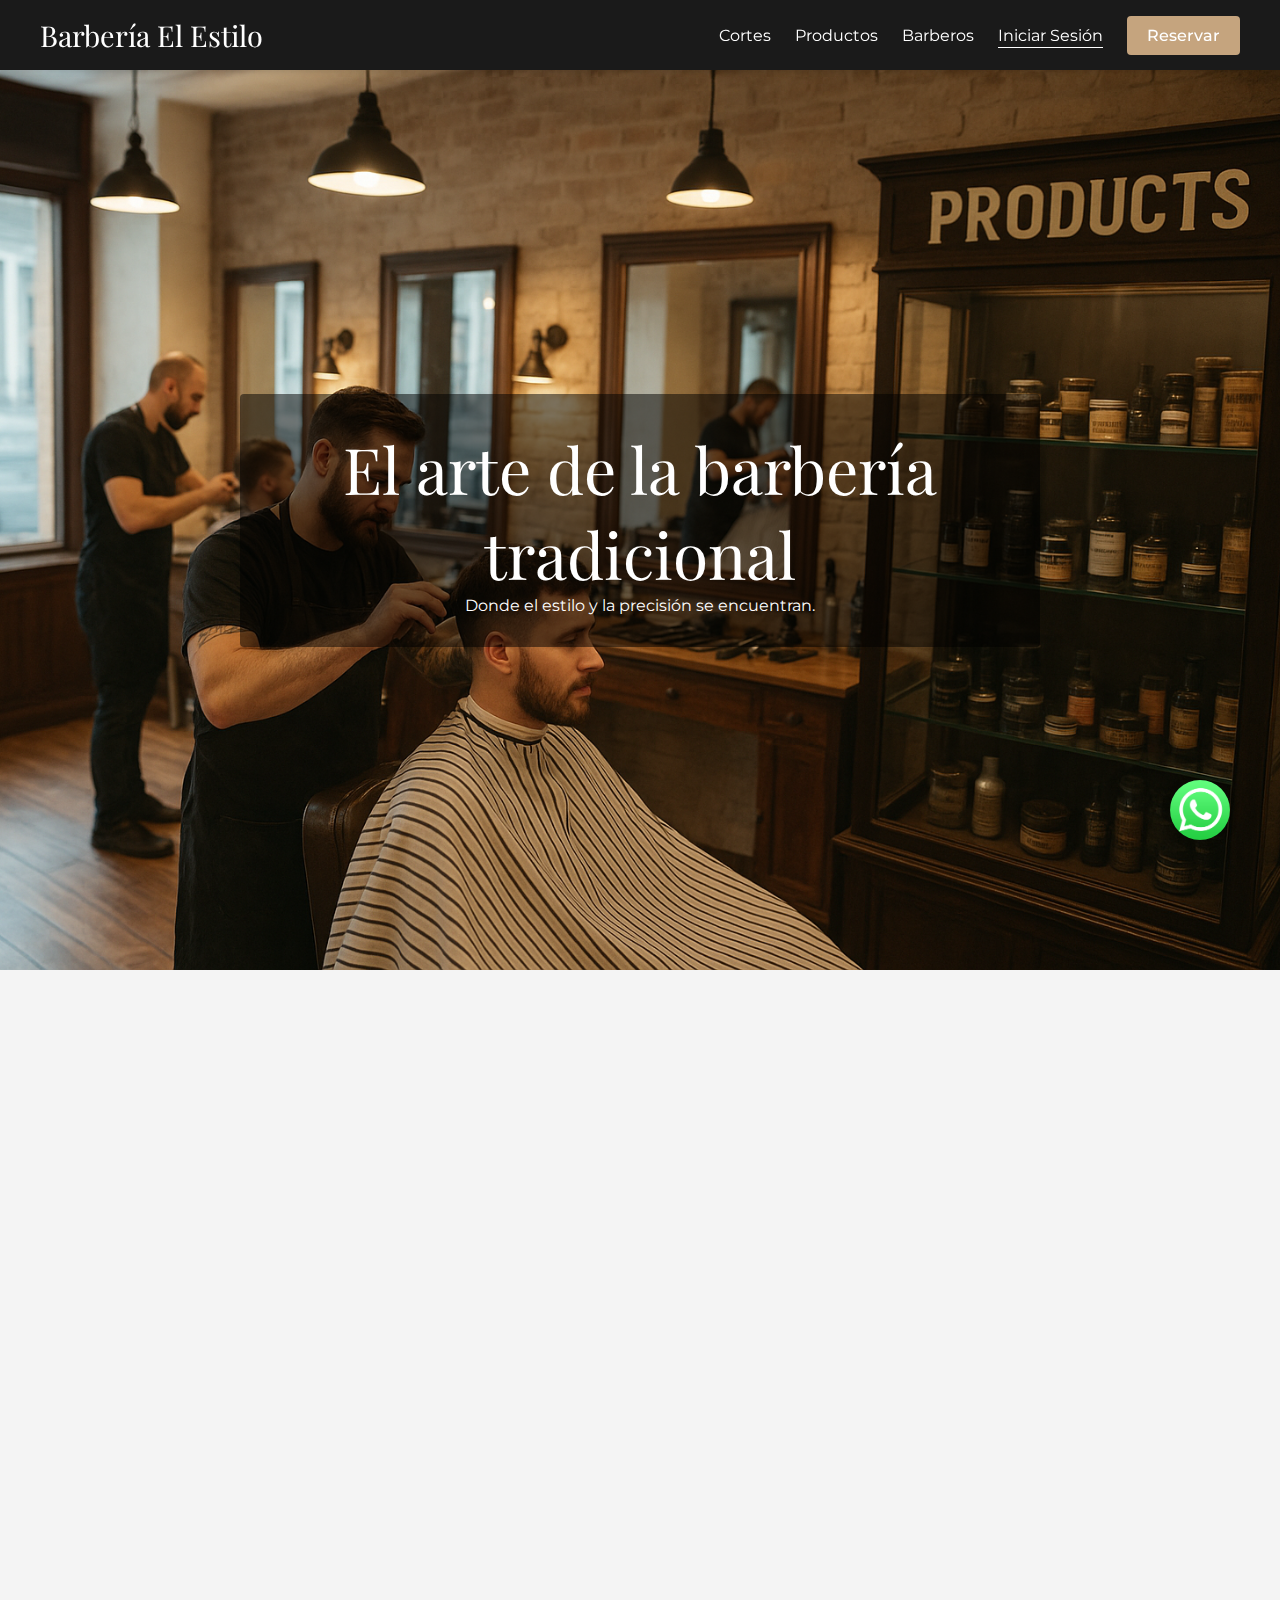
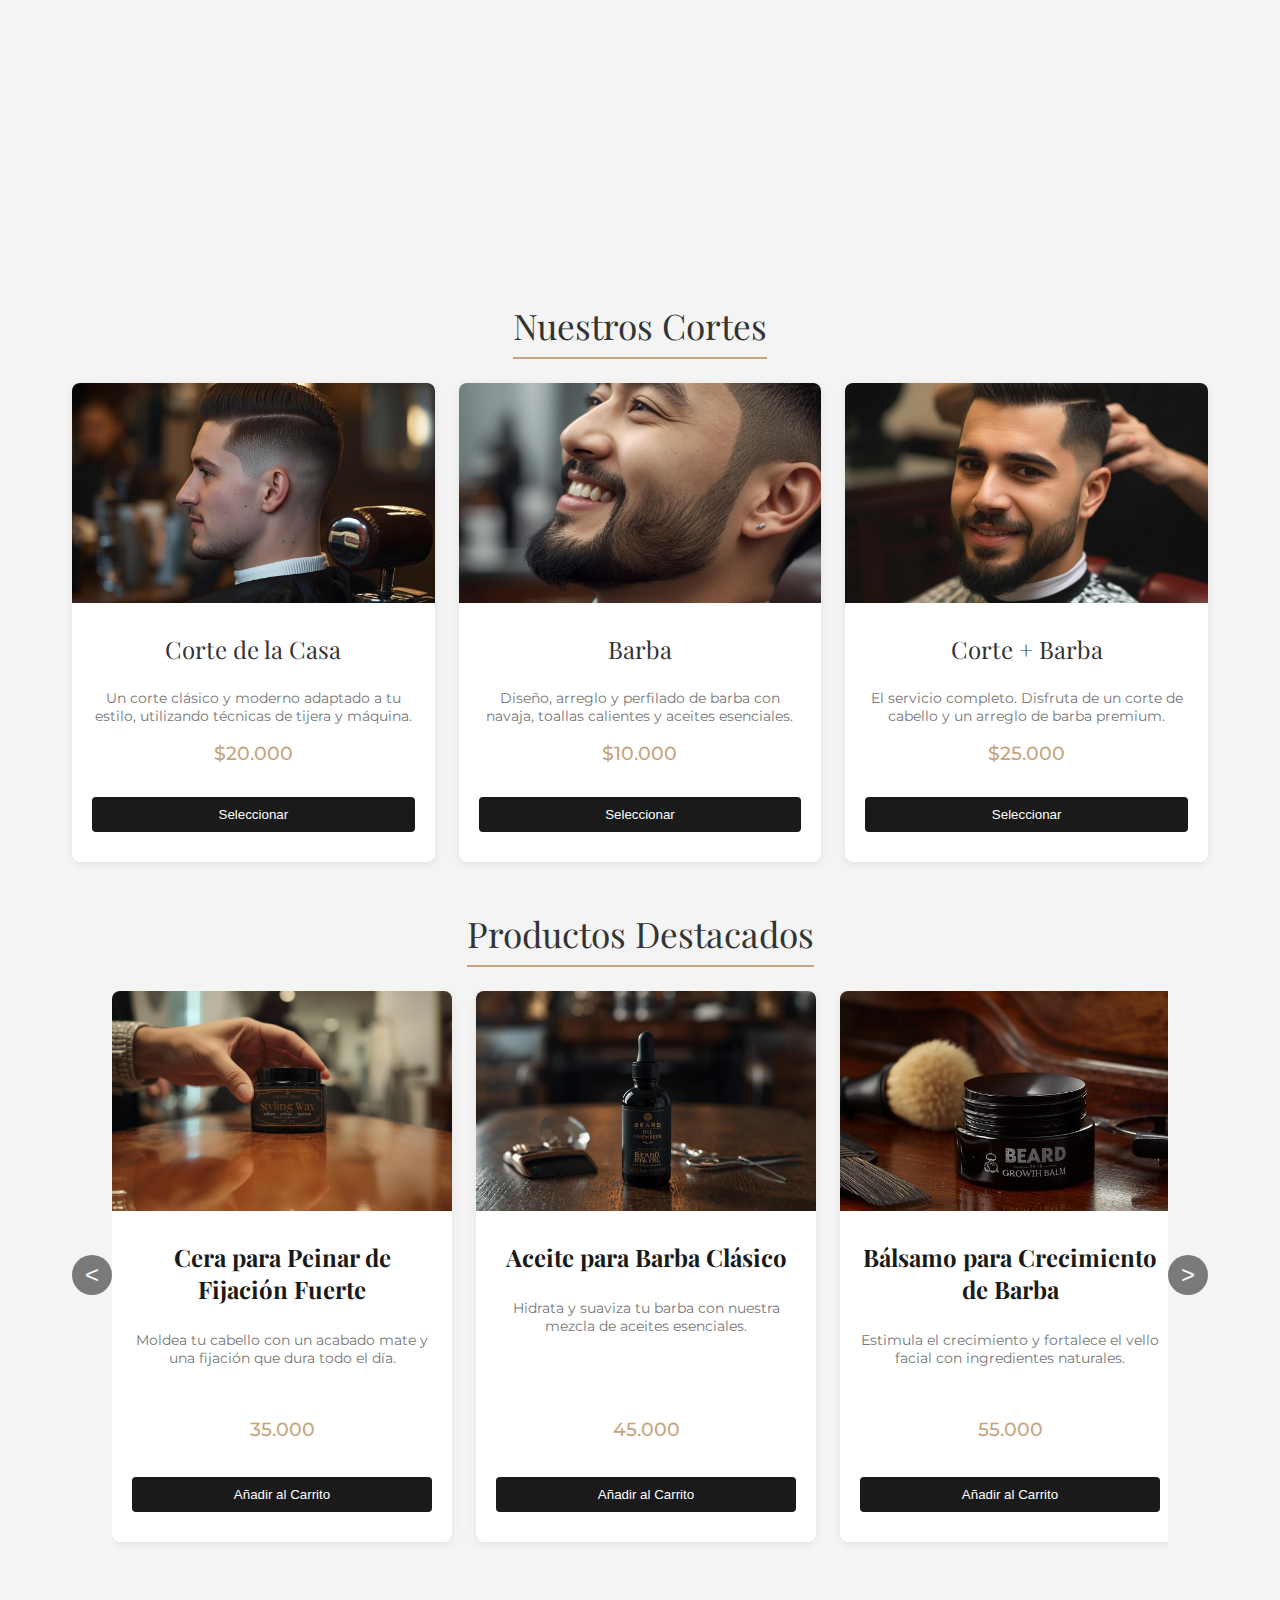
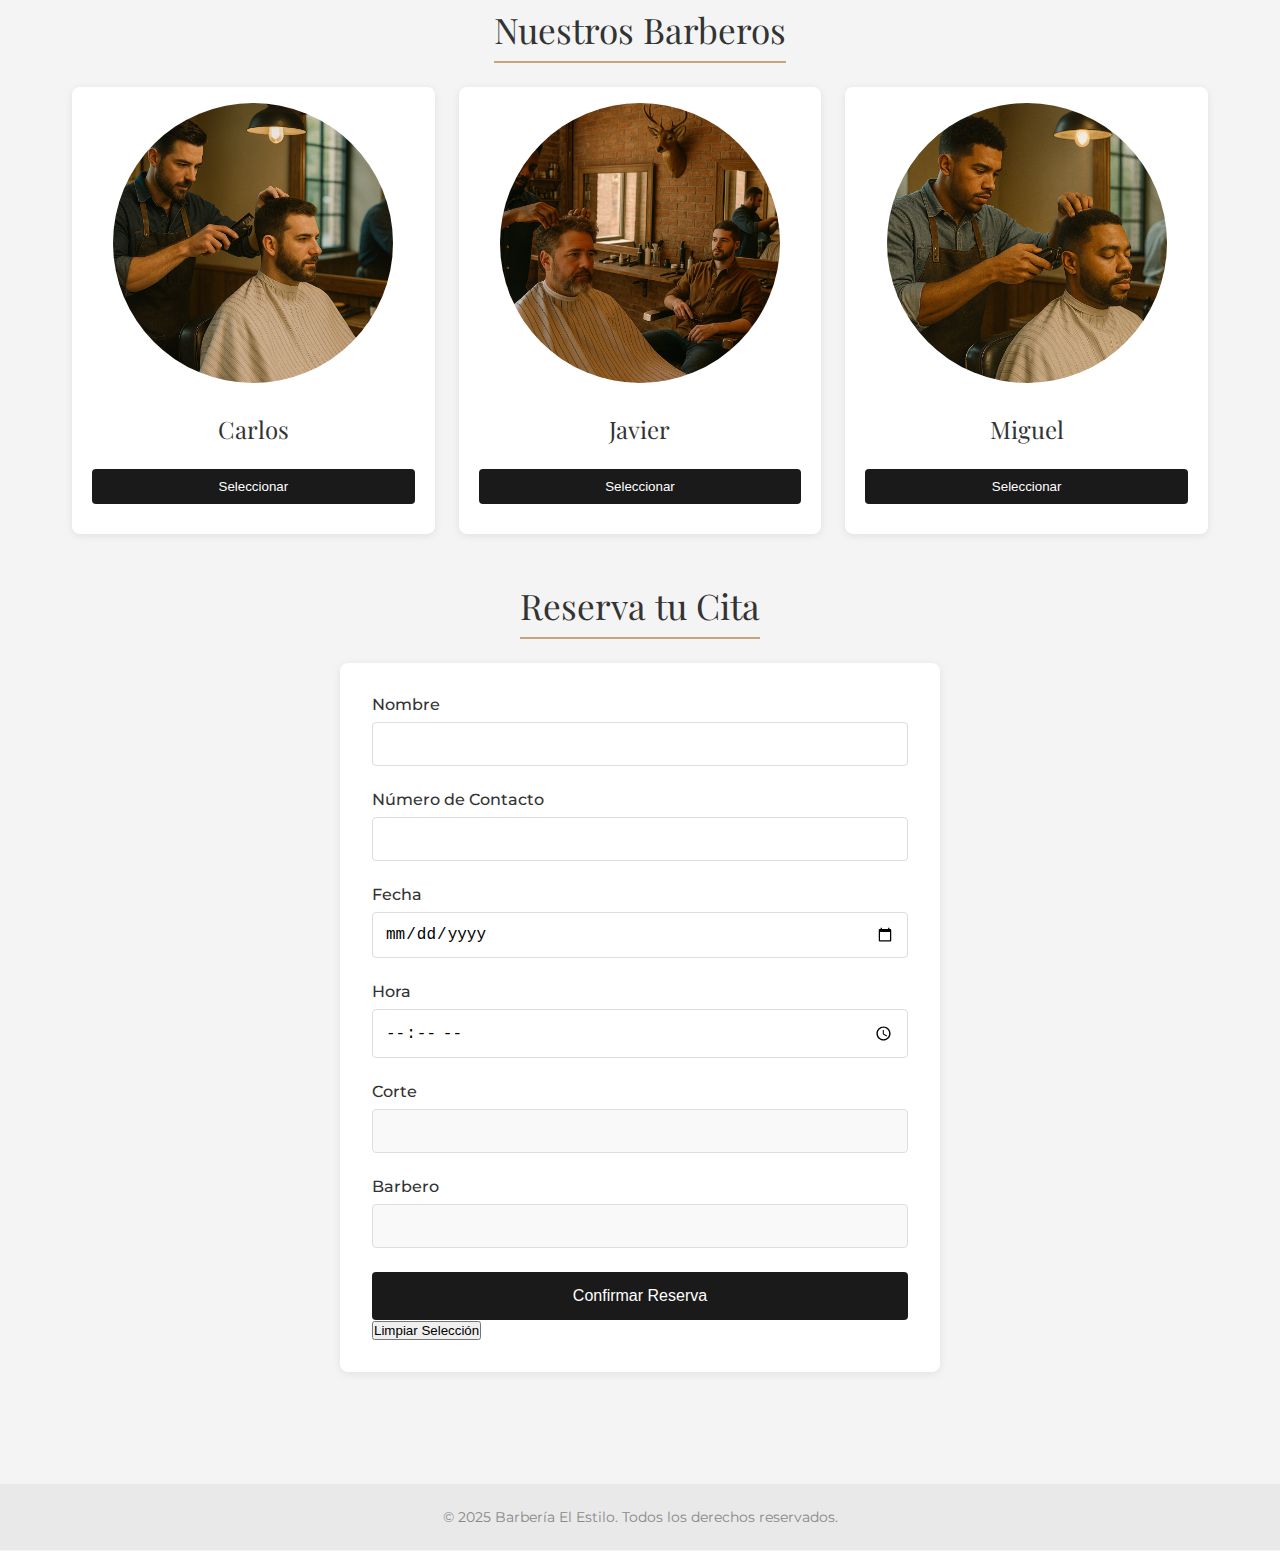
<file: index.html>
<!DOCTYPE html>
<html lang="es">
<head>
    <meta charset="UTF-8">
    <meta name="viewport" content="width=device-width, initial-scale=1.0">
    <title>Barbería El Estilo</title>

    <!-- Fuentes de Google: títulos (Playfair Display) y cuerpo (Montserrat) -->
    <link rel="preconnect" href="https://fonts.googleapis.com">
    <link rel="preconnect" href="https://fonts.gstatic.com" crossorigin>
    <link href="https://fonts.googleapis.com/css2?family=Playfair+Display:wght@700&family=Montserrat:wght@400;500&display=swap" rel="stylesheet">

    <!-- Hojas de estilo globales y por sección/componente -->
    <link rel="stylesheet" href="css/base.css"><!-- Variables, reset y layout global -->
    <link rel="stylesheet" href="css/header.css"><!-- Header sticky y navegación -->
    <link rel="stylesheet" href="css/banner.css"><!-- Banner a pantalla completa -->
    <link rel="stylesheet" href="css/cards.css"><!-- Tarjetas de servicios y barberos -->
    <link rel="stylesheet" href="css/carousel.css"><!-- Carrusel de productos -->
    <link rel="stylesheet" href="css/forms.css"><!-- Formulario de reservas -->
    <link rel="stylesheet" href="css/animations.css"><!-- Clases de animación utilitarias -->
</head>
<body>

    <!-- Contenedor donde se inyecta dinámicamente el header (components/header.html) -->
    <header id="header-container"></header>

    <!-- Contenedor donde se inyecta el banner (components/sections/banner.html) -->
    <div id="banner-section-container"></div>

    <!--
      main-container controla la animación de revelado del contenido principal (ver js/animations.js).
      Dentro de #main-content se insertan las secciones dinámicamente.
    -->
    <div class="main-container">
        <main id="main-content">
            <!-- Sección de cortes/servicios -->
            <div id="cortes-section-container"></div>
            <!-- Sección de productos (contiene carrusel y lista de <product-card>) -->
            <div id="productos-section-container"></div>
            <!-- Sección de barberos -->
            <div id="barberos-section-container"></div>
            <!-- Sección de reservas (formulario) -->
            <div id="reservas-section-container"></div>
        </main>
    </div>

    <!-- Contenedor donde se inyecta dinámicamente el footer (components/footer.html) -->
    <footer id="footer-container"></footer>

    <!-- Script principal en modo módulo: inicializa página según el DOM presente -->
    <script src="js/main.js" type="module"></script>

    <!-- Enlace flotante a WhatsApp -->
    <a href="https://wa.me/1234567890" class="whatsapp-float" target="_blank">
        <img src="images/whatsapp/WhatsApp.png" alt="WhatsApp">
    </a>
</body>
</html>
</file>
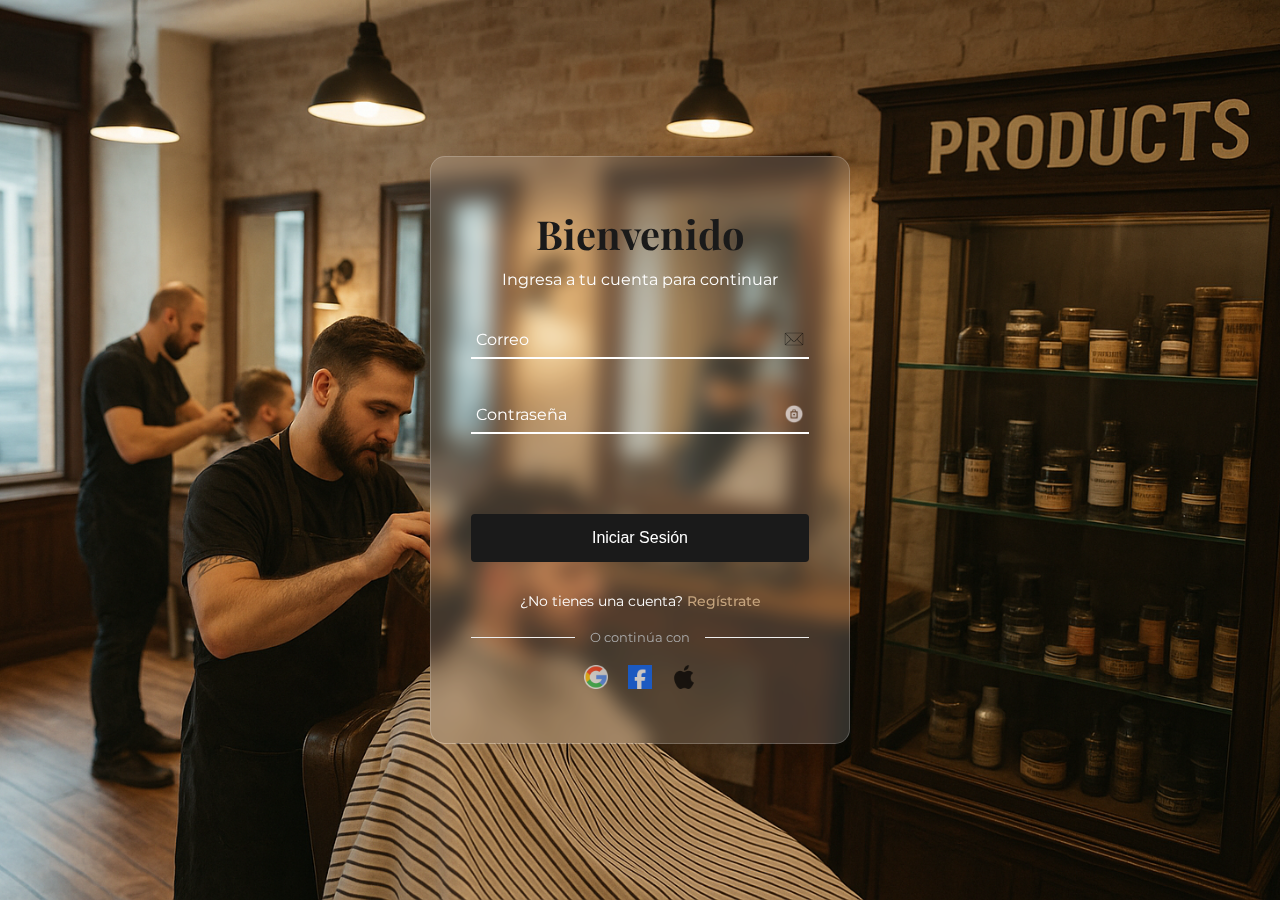
<file: login.html>
<!DOCTYPE html>
<html lang="es">
<head>
    <meta charset="UTF-8">
    <meta name="viewport" content="width=device-width, initial-scale=1.0">
    <title>Login - Barbería El Estilo</title>

    <!-- Fuentes de Google para títulos y cuerpo -->
    <link rel="preconnect" href="https://fonts.googleapis.com">
    <link rel="preconnect" href="https://fonts.gstatic.com" crossorigin>
    <link href="https://fonts.googleapis.com/css2?family=Playfair+Display:wght@700&family=Montserrat:wght@400;500&display=swap" rel="stylesheet">

    <!-- Estilos globales y específicos de la página de login -->
    <link rel="stylesheet" href="css/base.css">
    <link rel="stylesheet" href="css/login.css">
</head>
<body>
    <!-- Contenedor general que centra el contenido -->
    <div class="login-container">
        <div class="login-box">
            <h1>Bienvenido</h1>
            <p>Ingresa a tu cuenta para continuar</p>

            <!-- Formulario de inicio de sesión: manejado por js/loginForm.js -->
            <form id="login-form">
                <!-- Campo de correo con label flotante e icono -->
                <div class="input-group">
                    <input type="email" id="email" name="email" placeholder=" " required>
                    <label for="email">Correo</label>
                    <img src="images/icono_login/Correo.png" class="input-icon" alt="Icono correo">
                </div>
                <!-- Campo de contraseña con label flotante e icono -->
                <div class="input-group">
                    <input type="password" id="password" name="password" placeholder=" " required>
                    <label for="password">Contraseña</label>
                    <img src="images/icono_login/Contraseña2.png" class="input-icon" alt="Icono contraseña">
                </div>
                <!-- Mensaje de error mostrado por JS cuando las credenciales no coinciden -->
                <p id="error-message" class="error-message"></p>
                <button type="submit" class="btn-primary">Iniciar Sesión</button>
            </form>

            <!-- Pie del formulario con enlaces y redes sociales -->
            <div class="login-footer">
                <p>¿No tienes una cuenta? <a href="#">Regístrate</a></p>
                <div class="social-divider">
                    <span>O continúa con</span>
                </div>
                <div class="social-icons">
                    <a href="#" class="social-icon"><img src="images/icono_login/Google.png" alt="Google"></a>
                    <a href="#" class="social-icon"><img src="images/icono_login/Facebook.png" alt="Facebook"></a>
                    <a href="#" class="social-icon"><img src="images/icono_login/Apple.png" alt="Apple"></a>
                </div>
            </div>
        </div>
    </div>

    <!-- Script principal en modo módulo. Detecta #login-form y activa la lógica de login. -->
    <script src="js/main.js" type="module"></script>
</body>
</html>
</file>
<file: css/header.css>
/*
  Archivo: header.css
  Propósito: Estilos del encabezado principal (sticky) y su contenido (logo + navegación).
*/

/* Contenedor del header pegado al top con sombra sutil y alto z-index. */
#header-container {
    background-color: var(--primary-color);
    color: var(--white-color);
    padding: 1rem 2rem;
    box-shadow: 0 2px 5px rgba(0,0,0,0.1);
    position: sticky; /* Permanece visible al hacer scroll */
    top: 0;
    z-index: 1000; /* Asegura que quede por encima del contenido/banners */
}

/* Estado opcional para asegurar visibilidad (si se usaran transiciones) */
#header-container.header-visible {
    transform: translateY(0);
}

/* Distribución interna: logo a la izquierda y navegación a la derecha. */
.header-content {
    display: flex;
    justify-content: space-between;
    align-items: center;
    max-width: 1200px;
    margin: 0 auto;
}

/* Título/Logo con transición de opacidad (usado cuando el banner reacomoda el título). */
.logo {
    font: 1.8rem var(--font-heading);
    transition: opacity 0.3s ease;
}

/* Cuando el título se encoge/oculta (coordinación con el banner). */
#header-container.title-shrunk .logo {
    opacity: 0;
}

/* Estilos base de los enlaces de navegación. */
#header-container nav a {
    color: var(--white-color);
    text-decoration: none;
    margin-left: 20px;
    transition: color 0.3s ease;
}

/* Estado hover con color de acento. */
#header-container nav a:hover {
    color: var(--secondary-color);
}

/* Resaltado especial para el enlace de login. */
#header-container nav #login-link {
    border-bottom: 1px solid var(--white-color);
    padding-bottom: 2px;
}
</file>
<file: css/banner.css>
/*
  Archivo: banner.css
  Propósito: Estilos del banner principal a pantalla completa y su contenido.
*/

/* Asegura que el banner quede por encima del contenido inicial al cargar (coordinado con main). */
#banner-section-container { z-index: 2; }

/*
  Banner a altura completa de la ventana. Centra su contenido y permite imagen de fondo.
*/
.banner {
    height: 100vh;                 /* Ocupa alto total de la ventana */
    position: relative;
    background-size: cover;
    background-position: center;
    display: flex;
    align-items: center;
    justify-content: center;
    text-align: center;
    color: var(--white-color);
}

/* Capa oscura encima del fondo para mejorar legibilidad del texto. */
.banner-content {
    background-color: rgba(0, 0, 0, 0.5);
    padding: 2rem 3rem;
    border-radius: 4px;
    max-width: 800px;
}

/*
  Título principal del banner con transición para poder encogerlo al hacer scroll.
*/
.banner h2 {
    font: 4rem var(--font-heading);
    transition: all 0.4s ease-out;
}

/*
  Estado "encogido": el título pasa a fijo y pequeño cuando se activa (coordinado desde JS/CSS).
*/
.banner h2.shrunk {
    font-size: 1.8rem;
    position: fixed;
    top: 1rem;
    left: 2rem;
    transform: none;
    z-index: 1001; /* Encima del header si es necesario */
}

/* Imagen de fondo del banner colocada detrás del contenido. */
.banner-image {
    width: 100%;
    height: 100%;
    object-fit: cover;
    position: absolute;
    top: 0;
    left: 0;
    z-index: -1;
}
</file>
<file: css/cards.css>
/*
  Archivo: cards.css
  Propósito: Estilos de tarjetas reutilizables (servicios, barberos) y contenedores.
*/

/*
  Contenedor de tarjetas con grid fluido
  - auto-fit + minmax permite que el número de columnas se adapte al ancho disponible.
*/
.card-container {
    display: grid;
    grid-template-columns: repeat(auto-fit, minmax(340px, 1fr));
    gap: 1.5rem;
}

/* Tarjetas base para servicios y barberos con efecto hover sutil. */
.service-card, .barber-card {
    background-color: var(--white-color);
    border-radius: 8px;
    box-shadow: 0 2px 8px rgba(0,0,0,0.08);
    overflow: hidden;
    /*
      Transiciones de transform y sombra:
      - transform: translateY(-5px) en :hover mueve la tarjeta ligeramente hacia arriba.
      - box-shadow más grande en :hover da la ilusión de que la tarjeta "se eleva".
      - La combinación produce una animación fluida al pasar el cursor.
    */
    transition: transform 0.3s ease, box-shadow 0.3s ease;
    display: flex;
    flex-direction: column;
}

/*
  Host de <product-card> cuando se integra en sliders: fijamos ancho y evitamos que se encoja.
*/
product-card {
    flex-shrink: 0;
    width: 340px;
}

/* Efecto hover compartido para dar sensación de elevación. */
.service-card:hover, .barber-card:hover {
    transform: translateY(-5px);
    box-shadow: 0 6px 15px rgba(0,0,0,0.1);
}

/* Contenido interno con separación vertical consistente. */
.card-content {
    padding: 30px 20px;
    display: flex;
    flex-direction: column;
    flex-grow: 1;
    text-align: center;
    gap: 1rem;
}

/* Descripción de servicios con color atenuado y crecimiento para empujar el botón al fondo. */
.service-card .description {
    flex-grow: 1;
    font-size: 0.9rem;
    color: #777;
}

/* Imágenes de tarjetas: total ancho y altura fija para uniformidad. */
.service-card img, .barber-card img {
    width: 100%;
    height: 220px;
    object-fit: cover;
}

/* Estilo especial para la foto del barbero en formato circular y centrado. */
.barber-card img {
    height: 280px;
    border-radius: 50%;
    width: 280px;
    margin: 1rem auto 0;
    object-position: top;
}

/* Títulos de tarjeta con tipografía de encabezado. */
.service-card h3, .barber-card h3 {
    font: 1.5rem var(--font-heading);
    margin: 0 0 0.5rem 0;
}

/* Precio con color de acento (solo en servicios). */
.service-card .price {
    font-size: 1.2rem;
    font-weight: 500;
    color: var(--secondary-color);
    margin-bottom: 1rem;
}

/* Botones de acción: selección de servicio y barbero. */
.btn-select, .btn-select-barber {
    width: 100%;
    margin-top: auto;
    padding: 10px;
    background-color: var(--primary-color);
    color: var(--white-color);
    border: none;
    border-radius: 4px;
    cursor: pointer;
    transition: background-color 0.3s ease;
}

/* Estado hover de botones principales. */
.btn-select:hover, .btn-select-barber:hover { background-color: #333; }

/* Botón secundario reutilizable (enlaces con estilo de botón). */
.btn-secondary {
    background-color: var(--secondary-color);
    color: var(--white-color);
    padding: 10px 20px;
    border-radius: 4px;
    text-decoration: none;
    font-weight: 500;
}
</file>
<file: css/carousel.css>
/*
  Archivo: carousel.css
  Propósito: Estilos para el carrusel de productos (scroll horizontal + flechas).
*/

/* Contenedor del carrusel: posiciona flechas a los laterales y centra verticalmente. */
#productos .carousel-container {
    position: relative;
    display: flex;
    align-items: center;
    padding: 0 40px;
}

/*
  Contenedor de tarjetas desplazable horizontalmente.
  - scroll-behavior: smooth habilita desplazamiento suave (también controlado por JS).
  - Se oculta la barra de scroll para una UI más limpia.
*/
#productos .carousel-container .card-container {
    display: flex;
    overflow-x: scroll;
    scroll-behavior: smooth;
    scrollbar-width: none;        /* Firefox */
    -ms-overflow-style: none;     /* IE/Edge antiguo */
    gap: 1.5rem;
    padding-bottom: 1rem;
}

/* Oculta scrollbar en navegadores WebKit (Chrome/Safari/Edge moderno). */
#productos .carousel-container .card-container::-webkit-scrollbar { display: none; }

/* Flechas de navegación del carrusel. */
#productos .carousel-arrow {
    background-color: rgba(0, 0, 0, 0.5);
    color: var(--white-color);
    border: none;
    padding: 10px 15px;
    cursor: pointer;
    position: absolute;
    top: 50%;
    transform: translateY(-50%);
    z-index: 10;
    font-size: 1.5rem;
    border-radius: 50%;
    width: 40px;
    height: 40px;
    display: flex;
    align-items: center;
    justify-content: center;
    transition: background-color 0.3s ease;
}

/* Hover para dar feedback al usuario. */
#productos .carousel-arrow:hover { background-color: rgba(0, 0, 0, 0.8); }
/* Posicionamiento de cada flecha. */
#productos .left-arrow { left: 0; }
#productos .right-arrow { right: 0; }
</file>
<file: css/forms.css>
/*
  Archivo: forms.css
  Propósito: Estilos del formulario de reservas y sus controles.
*/

/* Tarjeta del formulario centrada y con sombra suave. */
.reservation-form {
    background-color: var(--white-color);
    padding: 2rem;
    border-radius: 8px;
    box-shadow: 0 2px 8px rgba(0,0,0,0.08);
    max-width: 600px;
    margin: 0 auto;
}

/* Espaciado vertical entre grupos de controles. */
.form-group { margin-bottom: 1.5rem; }

/* Etiquetas de los inputs. */
.form-group label {
    display: block;
    margin-bottom: 0.5rem;
    font-weight: 500;
}

/* Campos de texto base. */
.form-group input {
    width: 100%;
    padding: 12px;
    border: 1px solid #ddd;
    border-radius: 4px;
    font-size: 1rem;
}

/* Estado de enfoque con borde de color secundario. */
.form-group input:focus {
    outline: none;
    border-color: var(--secondary-color);
}

/* Campos de solo lectura con fondo atenuado y cursor desactivado. */
.form-group input[readonly] {
    background-color: #f9f9f9;
    cursor: not-allowed;
}

/* Botón principal de envío del formulario. */
.reservation-form .btn-primary {
    width: 100%;
    padding: 15px;
    background-color: var(--primary-color);
    color: var(--white-color);
    border: none;
    border-radius: 4px;
    font-size: 1rem;
    font-weight: 500;
    cursor: pointer;
    transition: background-color 0.3s ease;
}

/* Estado hover del botón de envío. */
.reservation-form .btn-primary:hover { background-color: #333; }
</file>
<file: css/animations.css>
/*
  Archivo: animations.css
  Propósito: Keyframes y clases utilitarias de animación reutilizables en el sitio.
  Relación con JS: js/animations.js añade o quita .fade-in y .fade-out según el flujo.
*/

/*
  Animación de entrada: el contenido aparece desplazado ligeramente hacia abajo y
  gana opacidad hasta estar completamente visible.
*/
@keyframes fadeIn {
    from { opacity: 0; transform: translateY(20px); }
    to { opacity: 1; transform: translateY(0); }
}

/*
  Animación de salida: atenúa la opacidad hasta ocultar el elemento.
*/
@keyframes fadeOut {
    from { opacity: 1; }
    to { opacity: 0; }
}

/*
  Clase utilitaria para aplicar la animación de entrada al contenido principal
  cuando carga la página o una sección específica.
*/
.fade-in {
    animation: fadeIn 0.8s ease-out forwards;
}

/*
  Clase utilitaria para aplicar la animación de salida antes de navegar a otra página
  o al ocultar secciones.
*/
.fade-out {
    animation: fadeOut 0.5s ease-out forwards;
}
</file>
<file: css/login.css>
/*
  Archivo: login.css
  Propósito: Estilos de la página de login con layout centrado, animaciones y UI de inputs.
*/

/* Fondo a pantalla completa y centrado del contenido. */
body {
    display: flex;
    justify-content: center;
    align-items: center;
    min-height: 100vh;
    background-image: url(../images/banner/Banner.png);
    background-size: cover;
    background-position: center;
}

/* Contenedor que envuelve la caja de login y provee padding lateral. */
.login-container {
    width: 100%;
    padding: 20px;
    
}

/* Caja de login con efecto de vidrio (glassmorphism) y animación de entrada. */
.login-box {
    max-width: 420px;
    margin: 0 auto;
    background-color: rgba(255, 255, 255, 0.15);
    backdrop-filter: blur(10px);
    border: 1px solid rgba(255, 255, 255, 0.2);
    padding: 50px 40px;
    border-radius: 15px;
    box-shadow: 0 4px 30px rgba(0, 0, 0, 0.1);
    text-align: center;
    animation: slideDown 0.6s ease-out forwards;
}

/* Animación de entrada desde arriba. */
@keyframes slideDown {
    from {
        transform: translateY(-100%);
        opacity: 0;
    }
    to {
        transform: translateY(0);
        opacity: 1;
    }
}

/* Título y subtítulo del formulario. */
.login-box h1 {
    font-family: var(--font-heading);
    font-size: 2.5rem;
    margin-bottom: 10px;
    color: var(--primary-color);
}

.login-box p {
    margin-bottom: 30px;
    color: #FFF;
}

/* Grupo de input con label flotante y icono. */
.input-group {
    position: relative;
    margin-bottom: 35px;
}

.input-group input {
    width: 100%;
    padding: 10px 30px 10px 5px;
    background: transparent;
    border: none;
    border-bottom: 2px solid #fff;
    font-size: 1rem;
    color: #fff;
    outline: none;
    text-shadow: 1px 1px 2px rgba(0, 0, 0, 0.7);
}

.input-group label {
    position: absolute;
    top: 50%;
    left: 5px;
    transform: translateY(-50%);
    color: #fff;
    font-size: 1rem;
    pointer-events: none;
    transition: all 0.3s ease;
}

/* Efecto flotante del label cuando hay foco o contenido. */
.input-group input:focus ~ label,
.input-group input:not(:placeholder-shown) ~ label {
    top: -10px;
    font-size: 0.8rem;
    color: #fff;
}

/* Icono a la derecha del campo. */
.input-icon {
    position: absolute;
    top: 50%;
    right: 5px;
    transform: translateY(-50%);
    width: 20px;
    height: 20px;
    opacity: 0.7;
}

/* Borde resaltado al enfocar el input. */
.input-group input:focus {
    outline: none;
    border-bottom-color: #fff;
}

/* Botón principal de inicio de sesión. */
.btn-primary {
    width: 100%;
    padding: 15px;
    background-color: var(--primary-color);
    color: var(--white-color);
    border: none;
    border-radius: 4px;
    font-size: 1rem;
    font-weight: 500;
    cursor: pointer;
    transition: background-color 0.3s ease;
}

.btn-primary:hover {
    background-color: #333;
}

/* Mensaje de error con color destacado y altura mínima para evitar saltos de layout. */
.error-message {
    color: var(--error-color);
    font-size: 0.9rem;
    margin-bottom: 15px;
    min-height: 1em; 
}

/* Pie del formulario: enlaces y separadores de redes sociales. */
.login-footer {
    margin-top: 30px;
}

.login-footer p {
    font-size: 0.9rem;
    margin-bottom: 20px;
}

.login-footer a {
    color: var(--secondary-color);
    text-decoration: none;
    font-weight: 500;
}

/* Separador visual con líneas y texto centrado. */
.social-divider {
    display: flex;
    align-items: center;
    text-align: center;
    color: #aaa;
    margin-bottom: 20px;
}

.social-divider::before, .social-divider::after {
    content: '';
    flex: 1;
    border-bottom: 1px solid #eee;
}

.social-divider span {
    padding: 0 15px;
    font-size: 0.8rem;
}

/* Íconos de redes con efecto hover. */
.social-icons {
    display: flex;
    justify-content: center;
    gap: 20px;
}

.social-icon img {
    width: 24px;
    height: 24px;
    opacity: 0.7;
    transition: opacity 0.3s ease;
}

.social-icon:hover img {
    opacity: 1;
}

/* Animación de salida hacia arriba (coordinada desde JS al hacer login exitoso). */
@keyframes slideUp {
    from {
        transform: translateY(0);
        opacity: 1;
    }
    to {
        transform: translateY(-100%);
        opacity: 0;
    }
}

/* Estado activado para animar la salida de la caja de login. */
.login-box.slide-up {
    animation: slideUp 0.5s ease-out forwards;
}
</file>
<file: css/base.css>
/*
  Archivo: base.css
  Propósito: Estilos globales y variables del tema. Define tipografías, colores,
  reset básico y contenedores principales compartidos en todo el sitio.
*/

/*
  Variables CSS (Custom Properties)
  - Facilitan mantener consistencia de colores y tipografías.
  - Se pueden reutilizar en cualquier archivo CSS con var(--nombre).
*/
:root {
    --primary-color: #1a1a1a;           /* Color principal (textos/botones) */
    --secondary-color: #c5a47e;         /* Color de acento (bordes/detalles) */
    --background-color: #f4f4f4;        /* Fondo general del sitio */
    --text-color: #333;                 /* Color base de los textos */
    --white-color: #fff;                /* Blanco base para tarjetas/barra */
    --error-color: #d93025;             /* Mensajes de error o estados críticos */
    --font-heading: 'Playfair Display', serif; /* Tipografía para títulos */
    --font-body: 'Montserrat', sans-serif;     /* Tipografía para textos */
}

/* Reset básico */
* {
    margin: 0;
    padding: 0;
    box-sizing: border-box; /* Incluye padding/border dentro del width/height */
}

/*
  Comportamiento de scroll global
  - Permite desplazamiento suave al usar anclas o scroll programático.
*/
html {
    scroll-behavior: smooth;
}

/* Estilos base del body */
body {
    font-family: var(--font-body);
    background-color: var(--background-color);
    color: var(--text-color);
}

/*
  Contenido principal
  - La clase .main-container inicia desplazada hacia abajo (100vh) y
    se regresa a 0 cuando se agrega .show-content (ver js/animations.js).
  - Este patrón crea la animación de "subida" del contenido al pasar el banner:
      1) Estado inicial: margin-top: 100vh (contenido empieza fuera de la vista, debajo del banner).
      2) Al cumplir el umbral de scroll, JS añade .show-content.
      3) .show-content establece margin-top: 0; la transición aplicada a margin-top
         provoca el deslizamiento suave hacia arriba.
*/
.main-container {
    margin-top: 100vh;              /* Empuja el contenido por debajo del banner full height (100% del alto de la ventana) */
    position: relative;
    z-index: 1;
    transition: margin-top 0.8s ease-out; /* Transición suave al mostrar el contenido */
}

/* Estado cuando se muestra el contenido principal tras el scroll */
.main-container.show-content { margin-top: 0; }

/*
  Contenedor principal del contenido (máximo ancho y centrado)
*/
#main-content {
    max-width: 1200px;
    margin: 0 auto;
    padding: 2rem;
}

/*
  Pie de página (contenedor insertado dinámicamente)
  - Colores neutros y tipografía más pequeña.
*/
#footer-container {
    text-align: center;
    padding: 1.5rem;
    background-color: #e9e9e9;
    margin-top: 2rem;
    font-size: 0.9rem;
    color: #888;
}

/* Separación estándar entre secciones de contenido */
.content-section { margin-bottom: 3rem; }

/* Títulos de secciones: tipografía, subrayado decorativo y centrado */
.content-section h2 {
    font: 2.2rem var(--font-heading);
    margin: 0 auto 1.5rem;
    border-bottom: 2px solid var(--secondary-color);
    padding-bottom: 0.5rem;
    text-align: center;
    width: fit-content; /* Ancho ajustado al contenido del título */
}

/*
  Botón flotante de WhatsApp
  - Posición fija en la esquina inferior derecha con sombra sutil.
*/
.whatsapp-float {
    position: fixed;
    bottom: 60px;
    right: 50px;
    border-radius: 50%;
    z-index: 1000;
    box-shadow: 0 2px 10px rgba(0,0,0,0.2);
    text-decoration: none;
    display: flex;
    align-items: center;
    justify-content: center;
}

/* Ajustes de la imagen dentro del botón flotante */
.whatsapp-float img {
    width: 60px;
    height: 60px;
    border-radius: 50%;
    object-fit: cover; /* Recorta/ajusta para ocupar todo el círculo */
}
</file>
